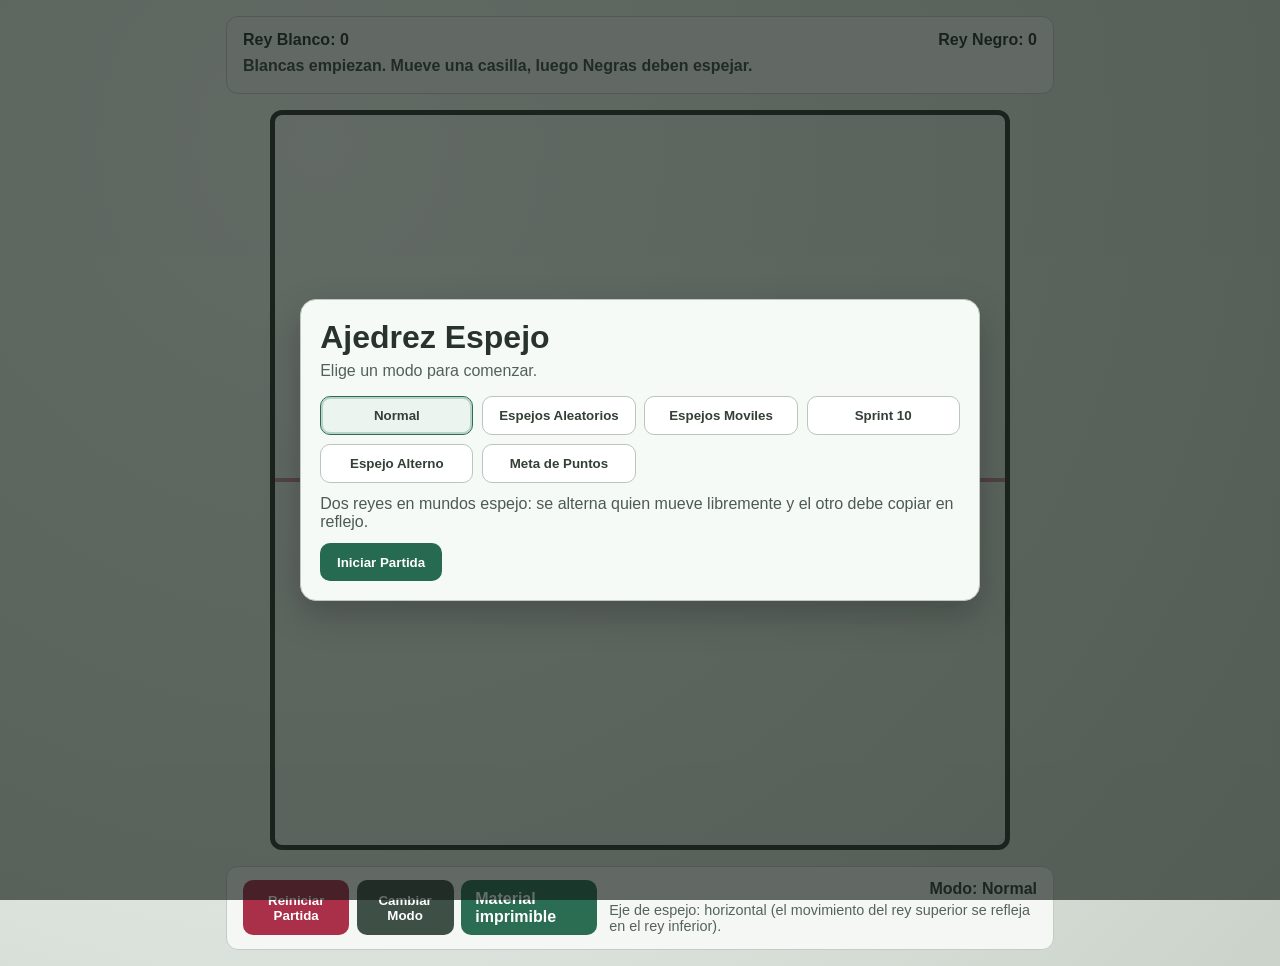
<file: index.html>
<!DOCTYPE html>
<!--
  index.html — Ajedrez Espejo
  Shell PWA de una sola página. No contiene lógica de juego: toda la lógica
  vive en game.js (módulo ES). El DOM que game.js manipula en tiempo de
  ejecución está estructurado en dos zonas principales:

    1. #welcome-menu  — overlay de selección de modo, visible al inicio y al
                        pulsar "Cambiar Modo". game.js lo oculta/muestra.
    2. #app           — interfaz de juego: header de puntos, tablero y footer.
-->
<html lang="es">
<head>
    <meta charset="UTF-8">
    <!-- Viewport fijo para móvil: sin zoom del usuario, tamaño exacto de pantalla. -->
    <meta name="viewport" content="width=device-width, initial-scale=1.0, maximum-scale=1.0, user-scalable=no">
    <title>Ajedrez Espejo</title>
    <meta name="description" content="Juego de ajedrez espejo para dos jugadores locales.">

    <!-- PWA: instalación en Android (Chrome/Edge) -->
    <meta name="mobile-web-app-capable" content="yes">
    <!-- PWA: instalación en iOS (Safari) -->
    <meta name="apple-mobile-web-app-capable" content="yes">
    <!-- Barra de estado iOS en modo standalone -->
    <meta name="apple-mobile-web-app-status-bar-style" content="black-translucent">
    <!-- Nombre del icono en la pantalla de inicio de iOS -->
    <meta name="apple-mobile-web-app-title" content="Espejo">
    <!-- Icono para la pantalla de inicio de iOS (SVG local para evitar dependencia CDN) -->
    <link rel="apple-touch-icon" href="./icon.svg">

    <link rel="stylesheet" href="./style.css">
    <!-- Manifest de la PWA: nombre, icono, colores, orientación, etc. -->
    <link rel="manifest" href="./manifest.json">
    <!-- Color de la barra del navegador en Android -->
    <meta name="theme-color" content="#e94560">
</head>
<body>
    <!--
      #welcome-menu: overlay de pantalla completa que cubre #app.
      game.js añade/quita la clase "hidden" para mostrarlo u ocultarlo.
      Contiene:
        #mode-list        — botones generados dinámicamente por setupModeMenu()
        #mode-description — descripción del modo seleccionado (actualizada en JS)
        #start-btn        — confirma la selección e inicia la partida
    -->
    <div id="welcome-menu" class="menu-overlay">
        <div class="menu-card">
            <h1>Ajedrez Espejo</h1>
            <p class="menu-subtitle">Elige un modo para comenzar.</p>
            <!-- Los botones de modo se insertan aquí por setupModeMenu() -->
            <div id="mode-list" class="mode-list"></div>
            <!-- Descripción del modo actualmente seleccionado -->
            <p id="mode-description" class="mode-description"></p>
            <button id="start-btn" class="primary-btn">Iniciar Partida</button>
        </div>
    </div>

    <!--
      #app: contenedor principal del juego, siempre en el DOM.
      Queda debajo del overlay cuando #welcome-menu está visible.
    -->
    <div id="app">
        <header>
            <!-- Marcadores de puntos, actualizados por updateUI() -->
            <div class="stats">
                <div class="score">Rey Blanco: <span id="scoreA">0</span></div>
                <div class="score">Rey Negro: <span id="scoreB">0</span></div>
            </div>
            <!-- Mensaje de turno / resultado, actualizado por updateUI() -->
            <div id="status-msg">Blancas empiezan. Mueve una casilla, luego Negras deben espejar.</div>
            <!--
              Banner de meta de puntos: visible solo en el modo "Meta de Puntos".
              Muestra la meta y la distancia actual de cada jugador.
              game.js controla el atributo hidden.
            -->
            <div id="goal-display" class="goal-display" hidden></div>
        </header>

        <!-- El tablero 8×8 se construye completamente en JS por render(). -->
        <div id="game-container">
            <div id="board" class="board"></div>
        </div>

        <footer>
            <div class="footer-controls">
                <!-- Reinicia la partida con el mismo modo; no regresa al menú. -->
                <button id="reset-btn">Reiniciar Partida</button>
                <!-- Abre el menú para cambiar de modo (registrado en setupModeMenu). -->
                <button id="menu-btn">Cambiar Modo</button>
                <!-- Enlace directo a recursos imprimibles en SVG/PDF. -->
                <a id="printables-link" href="./printables.html">Material imprimible</a>
            </div>
            <div class="footer-info">
                <!-- Nombre del modo activo, actualizado por updateUI(). -->
                <div id="mode-name" class="mode-name">Modo: Normal</div>
                <!-- Pista de reglas del modo activo (+ eje de espejo si aplica). -->
                <div id="rule-hint" class="rule-hint">Eje de espejo: horizontal (el movimiento del rey superior se refleja en el rey inferior).</div>
            </div>
        </footer>
    </div>

    <!--
      game.js carga como módulo ES: tiene acceso a import/export y
      se ejecuta en modo estricto de forma implícita.
    -->
    <script src="./game.js" type="module"></script>
    <script>
        /*
         * Registro del Service Worker para soporte offline e instalación PWA.
         * Solo se registra si el navegador lo soporta (todos los navegadores modernos).
         * El SW usa estrategia network-first para HTML/CSS/JS y cache-first para el resto.
         */
        if ('serviceWorker' in navigator) {
            navigator.serviceWorker.register('./sw.js');
        }
    </script>
</body>
</html>
</file>
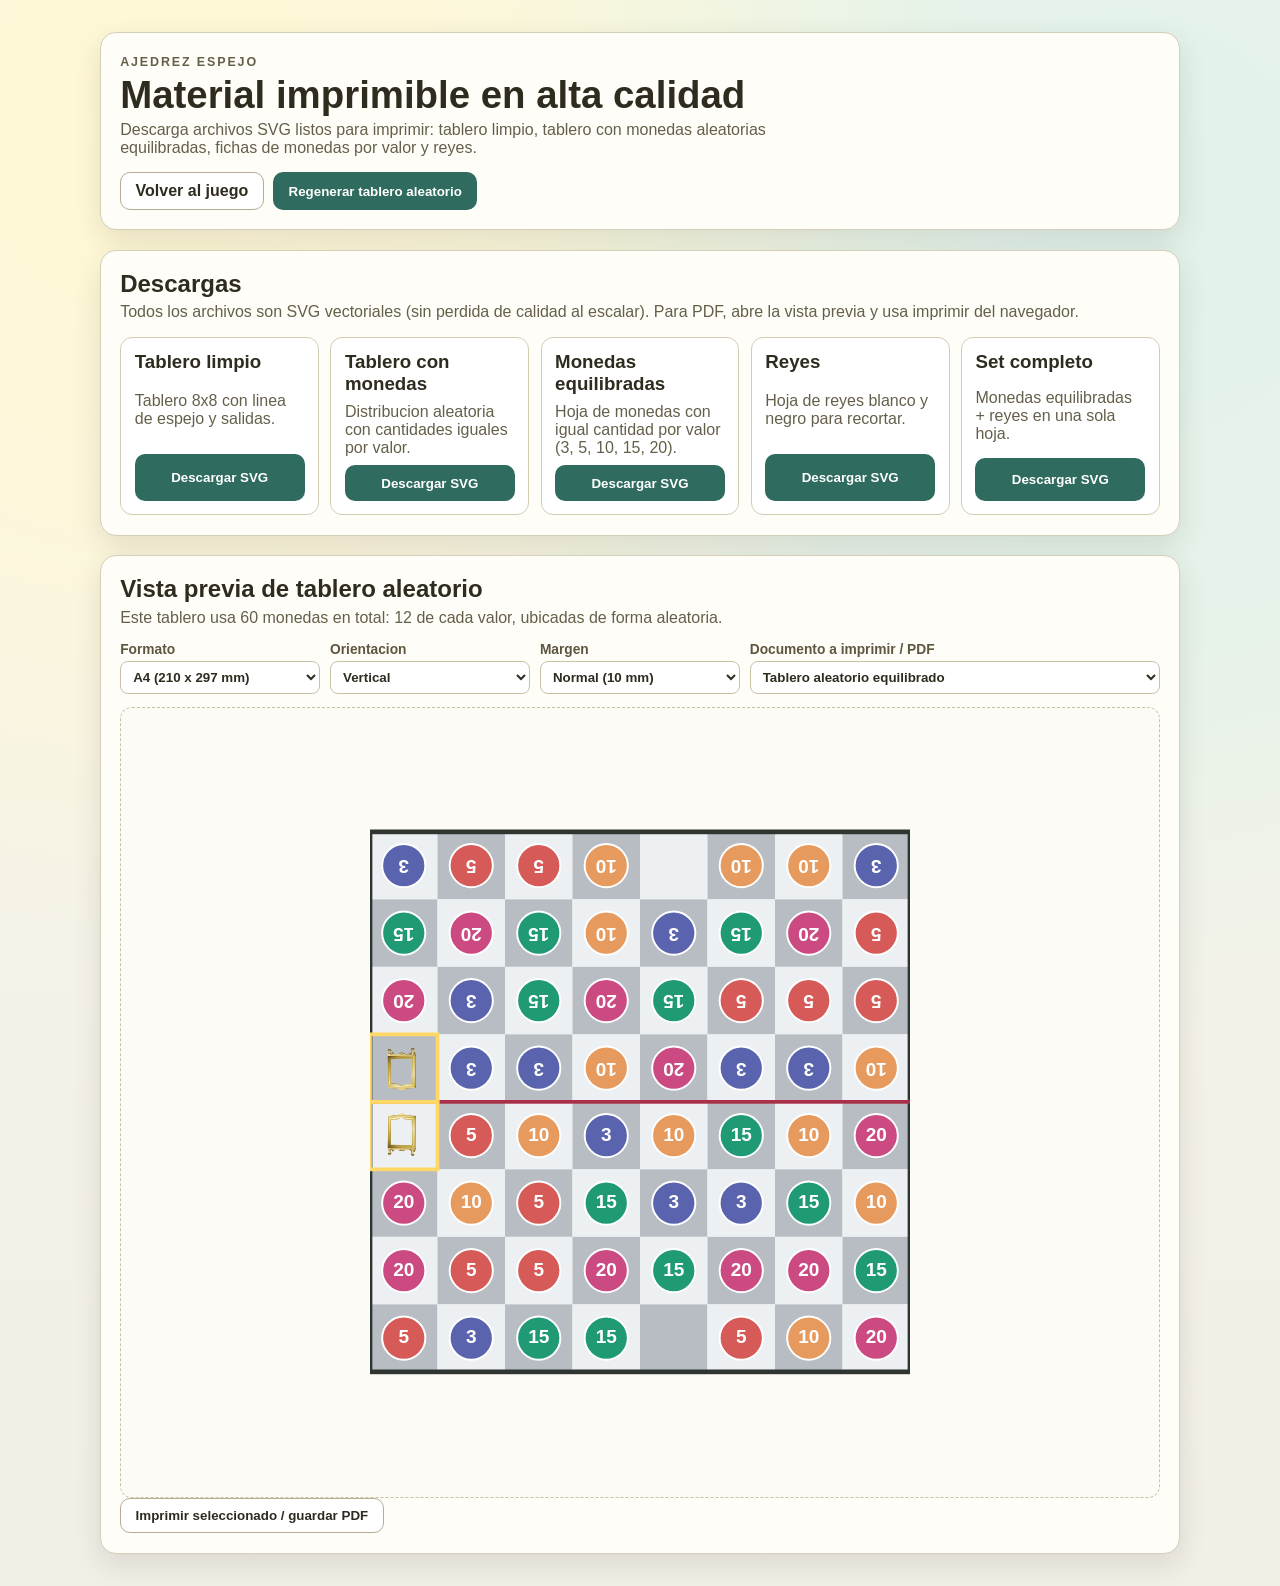
<file: printables.html>
<!DOCTYPE html>
<html lang="es">
<head>
    <meta charset="UTF-8">
    <meta name="viewport" content="width=device-width, initial-scale=1.0">
    <title>Ajedrez Espejo - Material Imprimible</title>
    <meta name="description" content="Descarga material imprimible en SVG para Ajedrez Espejo.">
    <link rel="stylesheet" href="./printables.css">
</head>
<body>
    <main class="page">
        <header class="hero">
            <p class="kicker">Ajedrez Espejo</p>
            <h1>Material imprimible en alta calidad</h1>
            <p>
                Descarga archivos SVG listos para imprimir: tablero limpio, tablero con monedas
                aleatorias equilibradas, fichas de monedas por valor y reyes.
            </p>
            <div class="hero-actions">
                <a class="ghost-btn" href="./index.html">Volver al juego</a>
                <button id="regen-board" class="primary-btn" type="button">Regenerar tablero aleatorio</button>
            </div>
        </header>

        <section class="panel">
            <h2>Descargas</h2>
            <p class="panel-text">
                Todos los archivos son SVG vectoriales (sin perdida de calidad al escalar). Para PDF,
                abre la vista previa y usa imprimir del navegador.
            </p>
            <div class="download-grid">
                <article class="download-card">
                    <h3>Tablero limpio</h3>
                    <p>Tablero 8x8 con linea de espejo y salidas.</p>
                    <button id="download-clean-board" class="download-btn" type="button">Descargar SVG</button>
                </article>
                <article class="download-card">
                    <h3>Tablero con monedas</h3>
                    <p>Distribucion aleatoria con cantidades iguales por valor.</p>
                    <button id="download-random-board" class="download-btn" type="button">Descargar SVG</button>
                </article>
                <article class="download-card">
                    <h3>Monedas equilibradas</h3>
                    <p>Hoja de monedas con igual cantidad por valor (3, 5, 10, 15, 20).</p>
                    <button id="download-coins-sheet" class="download-btn" type="button">Descargar SVG</button>
                </article>
                <article class="download-card">
                    <h3>Reyes</h3>
                    <p>Hoja de reyes blanco y negro para recortar.</p>
                    <button id="download-kings-sheet" class="download-btn" type="button">Descargar SVG</button>
                </article>
                <article class="download-card">
                    <h3>Set completo</h3>
                    <p>Monedas equilibradas + reyes en una sola hoja.</p>
                    <button id="download-full-sheet" class="download-btn" type="button">Descargar SVG</button>
                </article>
            </div>
        </section>

        <section class="panel preview-panel">
            <h2>Vista previa de tablero aleatorio</h2>
            <p class="panel-text">
                Este tablero usa 60 monedas en total: 12 de cada valor, ubicadas de forma aleatoria.
            </p>
            <div class="print-config" aria-label="Configuracion de impresion">
                <label class="field">
                    <span>Formato</span>
                    <select id="paper-size">
                        <option value="a4">A4 (210 x 297 mm)</option>
                        <option value="letter">Carta (216 x 279 mm)</option>
                        <option value="a3">A3 (297 x 420 mm)</option>
                    </select>
                </label>
                <label class="field">
                    <span>Orientacion</span>
                    <select id="paper-orientation">
                        <option value="portrait">Vertical</option>
                        <option value="landscape">Horizontal</option>
                    </select>
                </label>
                <label class="field">
                    <span>Margen</span>
                    <select id="paper-margin">
                        <option value="6">Estrecho (6 mm)</option>
                        <option value="10" selected>Normal (10 mm)</option>
                        <option value="15">Amplio (15 mm)</option>
                    </select>
                </label>
                <label class="field field-wide">
                    <span>Documento a imprimir / PDF</span>
                    <select id="print-target">
                        <option value="board-random">Tablero aleatorio equilibrado</option>
                        <option value="board-clean">Tablero limpio</option>
                        <option value="coins">Hoja de monedas</option>
                        <option value="kings">Hoja de reyes</option>
                        <option value="full">Set completo</option>
                    </select>
                </label>
            </div>
            <div id="preview" class="preview" aria-live="polite"></div>
            <button id="print-selected" class="ghost-btn" type="button">Imprimir seleccionado / guardar PDF</button>
        </section>
    </main>

    <script src="./printables.js" type="module"></script>
</body>
</html>
</file>
<file: style.css>
:root {
    --bg: #dfe6df;
    --panel: #f5f7f4;
    --text: #28332d;
    --dark: #b8bdc4;
    --light: #edf0f3;
    --king-a: #ffffff;
    --king-a-text: #1f2d21;
    --king-b: #23262b;
    --king-b-text: #f7faf9;
    --accent: #aa304a;
    --legal: #2a9d8f;
    --expected: #f4a261;
}

* {
    box-sizing: border-box;
}

body {
    margin: 0;
    min-height: 100vh;
    background: radial-gradient(circle at 25% 15%, #f5faf5 0%, var(--bg) 55%, #cad2ca 100%);
    color: var(--text);
    font-family: "Trebuchet MS", "Segoe UI", sans-serif;
}

.menu-overlay {
    position: fixed;
    inset: 0;
    background: rgba(17, 25, 20, 0.64);
    display: flex;
    align-items: center;
    justify-content: center;
    padding: 1rem;
    z-index: 20;
}

.menu-overlay.hidden {
    display: none;
}

.menu-card {
    width: min(680px, 100%);
    background: #f6faf6;
    border: 1px solid #bec8bf;
    border-radius: 16px;
    padding: 1.2rem;
    box-shadow: 0 14px 36px rgba(0, 0, 0, 0.22);
}

.menu-card h1 {
    margin: 0;
}

.menu-subtitle {
    margin: 0.35rem 0 1rem;
    color: #526257;
}

.mode-list {
    display: grid;
    grid-template-columns: repeat(auto-fit, minmax(150px, 1fr));
    gap: 0.55rem;
}

.mode-option {
    border: 1px solid #bac5bb;
    background: #ffffff;
    border-radius: 10px;
    padding: 0.7rem 0.6rem;
    cursor: pointer;
    font-weight: 700;
    color: #334036;
}

.mode-option.selected {
    border-color: #2a6d53;
    box-shadow: inset 0 0 0 2px rgba(42, 109, 83, 0.25);
    background: #ebf4ee;
}

.mode-description {
    min-height: 2.1rem;
    margin: 0.75rem 0;
    color: #4c5b50;
}

.primary-btn {
    border: none;
    border-radius: 10px;
    padding: 0.7rem 1.05rem;
    background: #266a51;
    color: #fff;
    font-weight: 700;
    cursor: pointer;
}

#app {
    max-width: 860px;
    margin: 0 auto;
    padding: 1rem;
}

header,
footer {
    background: var(--panel);
    border: 1px solid #c5ccc5;
    border-radius: 12px;
    padding: 0.85rem 1rem;
}

header {
    display: grid;
    gap: 0.5rem;
}

.stats {
    display: flex;
    justify-content: space-between;
    gap: 1rem;
    font-weight: 700;
}

#status-msg {
    min-height: 1.4rem;
    font-weight: 600;
    color: #3d4a43;
}

.goal-display {
    margin-top: 0.35rem;
    padding: 0.25rem 0.75rem;
    background: linear-gradient(90deg, #7b3f00, #c06000, #7b3f00);
    color: #fff8e7;
    font-weight: 700;
    font-size: clamp(0.75rem, 1.8vmin, 1rem);
    border-radius: 999px;
    letter-spacing: 0.04em;
    text-align: center;
    box-shadow: 0 2px 6px rgba(0,0,0,0.25);
}

#game-container {
    margin: 1rem 0;
    display: flex;
    justify-content: center;
}

.board {
    display: grid;
    grid-template-columns: repeat(8, 1fr);
    grid-template-rows: repeat(8, 1fr);
    width: min(92vmin, 740px);
    height: min(92vmin, 740px);
    border: 5px solid #2f3631;
    border-radius: 12px;
    overflow: hidden;
    position: relative;
}

.board::after {
    content: "";
    position: absolute;
    left: 0;
    right: 0;
    top: 50%;
    height: 4px;
    background: linear-gradient(90deg, rgba(170, 48, 74, 0.5), rgba(170, 48, 74, 0.85), rgba(170, 48, 74, 0.5));
    transform: translateY(-50%);
    pointer-events: none;
    transition: opacity 0.25s;
}

.board[data-mirror-axis="vertical"]::after {
    opacity: 0;
}

.board::before {
    content: "";
    position: absolute;
    top: 0;
    bottom: 0;
    left: 50%;
    width: 4px;
    background: linear-gradient(180deg, rgba(48, 100, 170, 0.5), rgba(48, 100, 170, 0.85), rgba(48, 100, 170, 0.5));
    transform: translateX(-50%);
    pointer-events: none;
    z-index: 3;
    opacity: 0;
    transition: opacity 0.25s;
}

.board[data-mirror-axis="vertical"]::before {
    opacity: 1;
}

.square {
    appearance: none;
    border: none;
    border-radius: 0;
    margin: 0;
    padding: 0;
    width: 100%;
    height: 100%;
    aspect-ratio: 1 / 1;
    min-width: 0;
    min-height: 0;
    position: relative;
    display: flex;
    align-items: center;
    justify-content: center;
    touch-action: manipulation;
    -webkit-tap-highlight-color: transparent;
    cursor: pointer;
}

.square:focus-visible {
    outline: 3px solid #1d3557;
    outline-offset: -3px;
    z-index: 2;
}

.square.light {
    background: var(--light);
}

.square.dark {
    background: var(--dark);
}

.square.legal-move {
    box-shadow: inset 0 0 0 4px rgba(42, 157, 143, 0.7);
}

.square.expected-response {
    box-shadow: inset 0 0 0 5px rgba(244, 162, 97, 0.95);
}

.exit-a,
.exit-b {
    box-shadow: inset 0 0 0 3px rgba(255, 215, 0, 0.92), inset 0 0 24px rgba(255, 220, 110, 0.45);
    background-image:
        repeating-linear-gradient(45deg, rgba(255, 255, 255, 0.12) 0 7px, rgba(0, 0, 0, 0.08) 7px 14px);
}

.exit-a::after,
.exit-b::after {
    content: "";
    position: absolute;
    left: 50%;
    top: 50%;
    transform: translate(-50%, -50%);
    width: 68%;
    aspect-ratio: 100.25 / 92.405;
    background: center / contain no-repeat url("./espejo.svg");
    filter: drop-shadow(0 1px 1px rgba(0, 0, 0, 0.28));
}

@media (min-width: 700px) {
    .exit-a::after,
    .exit-b::after {
        width: 78%;
    }
}

.king-mark {
    width: 84%;
    aspect-ratio: 1 / 1;
    border-radius: 50%;
    display: flex;
    align-items: center;
    justify-content: center;
    font-weight: 800;
    font-size: clamp(1.3rem, 3.8vmin, 2.6rem);
    box-shadow: 0 2px 7px rgba(0, 0, 0, 0.28);
    position: relative;
    z-index: 1;
    font-family: "Noto Sans Symbols 2", "Segoe UI Symbol", "DejaVu Sans", sans-serif;
}

.king-a .king-mark {
    background: radial-gradient(circle at 30% 28%, #ffffff 0%, #f3f3f3 72%, #d7d7d7 100%);
    color: #111;
    border: 3px solid #000;
}

.king-b .king-mark {
    background: radial-gradient(circle at 30% 28%, #4a4a4a 0%, #1f1f1f 66%, #000000 100%);
    color: #fff;
    border: 3px solid #000;
}

.king-a-mark::after,
.king-b-mark::after {
    content: "♚";
    position: absolute;
    bottom: 3px;
    right: 6px;
    font-size: clamp(0.42rem, 1.2vmin, 0.72rem);
    line-height: 1;
    pointer-events: none;
}

.king-a-mark::after {
    color: rgba(0, 0, 0, 0.35);
}

.king-b-mark::after {
    color: rgba(255, 255, 255, 0.42);
}

.active-king .king-mark {
    animation: active-king-pulse 1.05s ease-in-out infinite alternate;
}

@keyframes active-king-pulse {
    from {
        transform: scale(1);
        box-shadow: 0 2px 7px rgba(0, 0, 0, 0.28);
    }
    to {
        transform: scale(1.06);
        box-shadow: 0 0 0 4px rgba(250, 219, 20, 0.38), 0 3px 9px rgba(0, 0, 0, 0.32);
    }
}

.coin {
    width: 76%;
    aspect-ratio: 1 / 1;
    border-radius: 50%;
    display: flex;
    align-items: center;
    justify-content: center;
    font-weight: 800;
    font-size: clamp(0.85rem, 2.8vmin, 1.8rem);
    color: #fdfcf9;
    border: 2px solid rgba(255, 255, 255, 0.7);
    box-shadow: inset 0 -2px 0 rgba(0, 0, 0, 0.2), 0 1px 2px rgba(0, 0, 0, 0.12);
    z-index: 0;
}

.coin-3 {
    background: #5a63ae;
}

.coin-5 {
    background: #d65a57;
}

.coin-10 {
    background: #e69a5d;
}

.coin-15 {
    background: #1f9a75;
}

.coin-20 {
    background: #cc4a82;
}

footer {
    display: flex;
    justify-content: space-between;
    align-items: flex-start;
    gap: 0.75rem;
}

.footer-controls {
    display: flex;
    gap: 0.45rem;
}

.footer-info {
    display: grid;
    justify-items: end;
    gap: 0.25rem;
}

.mode-name {
    font-weight: 800;
    color: #2f3c34;
}

#reset-btn {
    border: none;
    border-radius: 10px;
    padding: 0.6rem 0.9rem;
    background: var(--accent);
    color: #fff;
    font-weight: 700;
    cursor: pointer;
}

#menu-btn {
    border: none;
    border-radius: 10px;
    padding: 0.6rem 0.9rem;
    background: #3e4f45;
    color: #fff;
    font-weight: 700;
    cursor: pointer;
}

#printables-link {
    border: none;
    border-radius: 10px;
    padding: 0.6rem 0.9rem;
    background: #2a6d53;
    color: #fff;
    font-weight: 700;
    text-decoration: none;
    display: inline-flex;
    align-items: center;
}

#reset-btn:hover {
    filter: brightness(1.05);
}

#menu-btn:hover {
    filter: brightness(1.08);
}

#printables-link:hover {
    filter: brightness(1.08);
}

.rule-hint {
    font-size: 0.9rem;
    color: #55635a;
}

@media (max-width: 620px) {
    .stats,
    footer {
        flex-direction: column;
        align-items: flex-start;
    }

    .footer-info {
        justify-items: start;
    }

    .board {
        width: 96vmin;
        height: 96vmin;
    }
}
</file>
<file: printables.css>
:root {
    --bg: #f1efe6;
    --panel: #fffdf7;
    --ink: #2f2b1f;
    --muted: #655f4a;
    --accent: #2f6c5f;
    --accent-dark: #245247;
    --line: #d5ceb9;
}

* {
    box-sizing: border-box;
}

body {
    margin: 0;
    min-height: 100vh;
    color: var(--ink);
    font-family: "Trebuchet MS", "Segoe UI", sans-serif;
    background:
        radial-gradient(circle at 12% 8%, #fff8d4 0%, rgba(255, 248, 212, 0.65) 22%, transparent 45%),
        radial-gradient(circle at 88% 14%, #e1f2ea 0%, rgba(225, 242, 234, 0.7) 25%, transparent 46%),
        linear-gradient(180deg, #f9f6ea 0%, var(--bg) 100%);
}

.page {
    width: min(1080px, 92vw);
    margin: 2rem auto;
    display: grid;
    gap: 1.2rem;
}

.hero,
.panel {
    background: var(--panel);
    border: 1px solid var(--line);
    border-radius: 16px;
    padding: 1.2rem;
    box-shadow: 0 10px 28px rgba(47, 43, 31, 0.12);
}

.kicker {
    margin: 0;
    text-transform: uppercase;
    letter-spacing: 0.15em;
    font-size: 0.78rem;
    color: #7b7358;
    font-weight: 700;
}

.hero h1 {
    margin: 0.25rem 0;
    font-size: clamp(1.6rem, 3.4vw, 2.4rem);
}

.hero p {
    margin: 0.2rem 0;
    color: var(--muted);
    max-width: 75ch;
}

.hero-actions {
    margin-top: 0.9rem;
    display: flex;
    flex-wrap: wrap;
    gap: 0.6rem;
}

.primary-btn,
.download-btn,
.ghost-btn {
    border-radius: 10px;
    border: 1px solid transparent;
    padding: 0.58rem 0.9rem;
    font-weight: 700;
    cursor: pointer;
    text-decoration: none;
    display: inline-flex;
    align-items: center;
    justify-content: center;
}

.primary-btn,
.download-btn {
    background: var(--accent);
    color: #fff;
}

.primary-btn:hover,
.download-btn:hover {
    background: var(--accent-dark);
}

.ghost-btn {
    background: #fff;
    color: var(--ink);
    border-color: #b6ad92;
}

.ghost-btn:hover {
    background: #f4efdf;
}

.panel h2 {
    margin: 0;
}

.panel-text {
    margin: 0.35rem 0 0.95rem;
    color: var(--muted);
}

.download-grid {
    display: grid;
    grid-template-columns: repeat(auto-fit, minmax(190px, 1fr));
    gap: 0.7rem;
}

.download-card {
    border: 1px solid #d3ccb5;
    border-radius: 12px;
    background: #fff;
    padding: 0.85rem;
    display: grid;
    gap: 0.5rem;
}

.download-card h3 {
    margin: 0;
}

.download-card p {
    margin: 0;
    color: var(--muted);
    min-height: 2.7rem;
}

.print-config {
    display: grid;
    grid-template-columns: repeat(auto-fit, minmax(170px, 1fr));
    gap: 0.6rem;
    margin-bottom: 0.8rem;
}

.field {
    display: grid;
    gap: 0.25rem;
}

.field span {
    font-size: 0.86rem;
    font-weight: 700;
    color: #5f5640;
}

.field select {
    width: 100%;
    border: 1px solid #c9c0a6;
    border-radius: 8px;
    background: #fff;
    color: var(--ink);
    padding: 0.44rem 0.5rem;
    font-weight: 700;
}

.field-wide {
    grid-column: span 2;
}

.preview {
    min-height: 240px;
    border: 1px dashed #c9c0a6;
    border-radius: 12px;
    background: #fcfbf6;
    display: flex;
    align-items: center;
    justify-content: center;
    padding: 0.8rem;
    overflow: auto;
}

.preview svg {
    width: min(540px, 100%);
    height: auto;
}

@media (max-width: 640px) {
    .page {
        width: 95vw;
        margin: 1rem auto;
    }

    .hero,
    .panel {
        padding: 0.95rem;
    }

    .field-wide {
        grid-column: span 1;
    }
}
</file>
